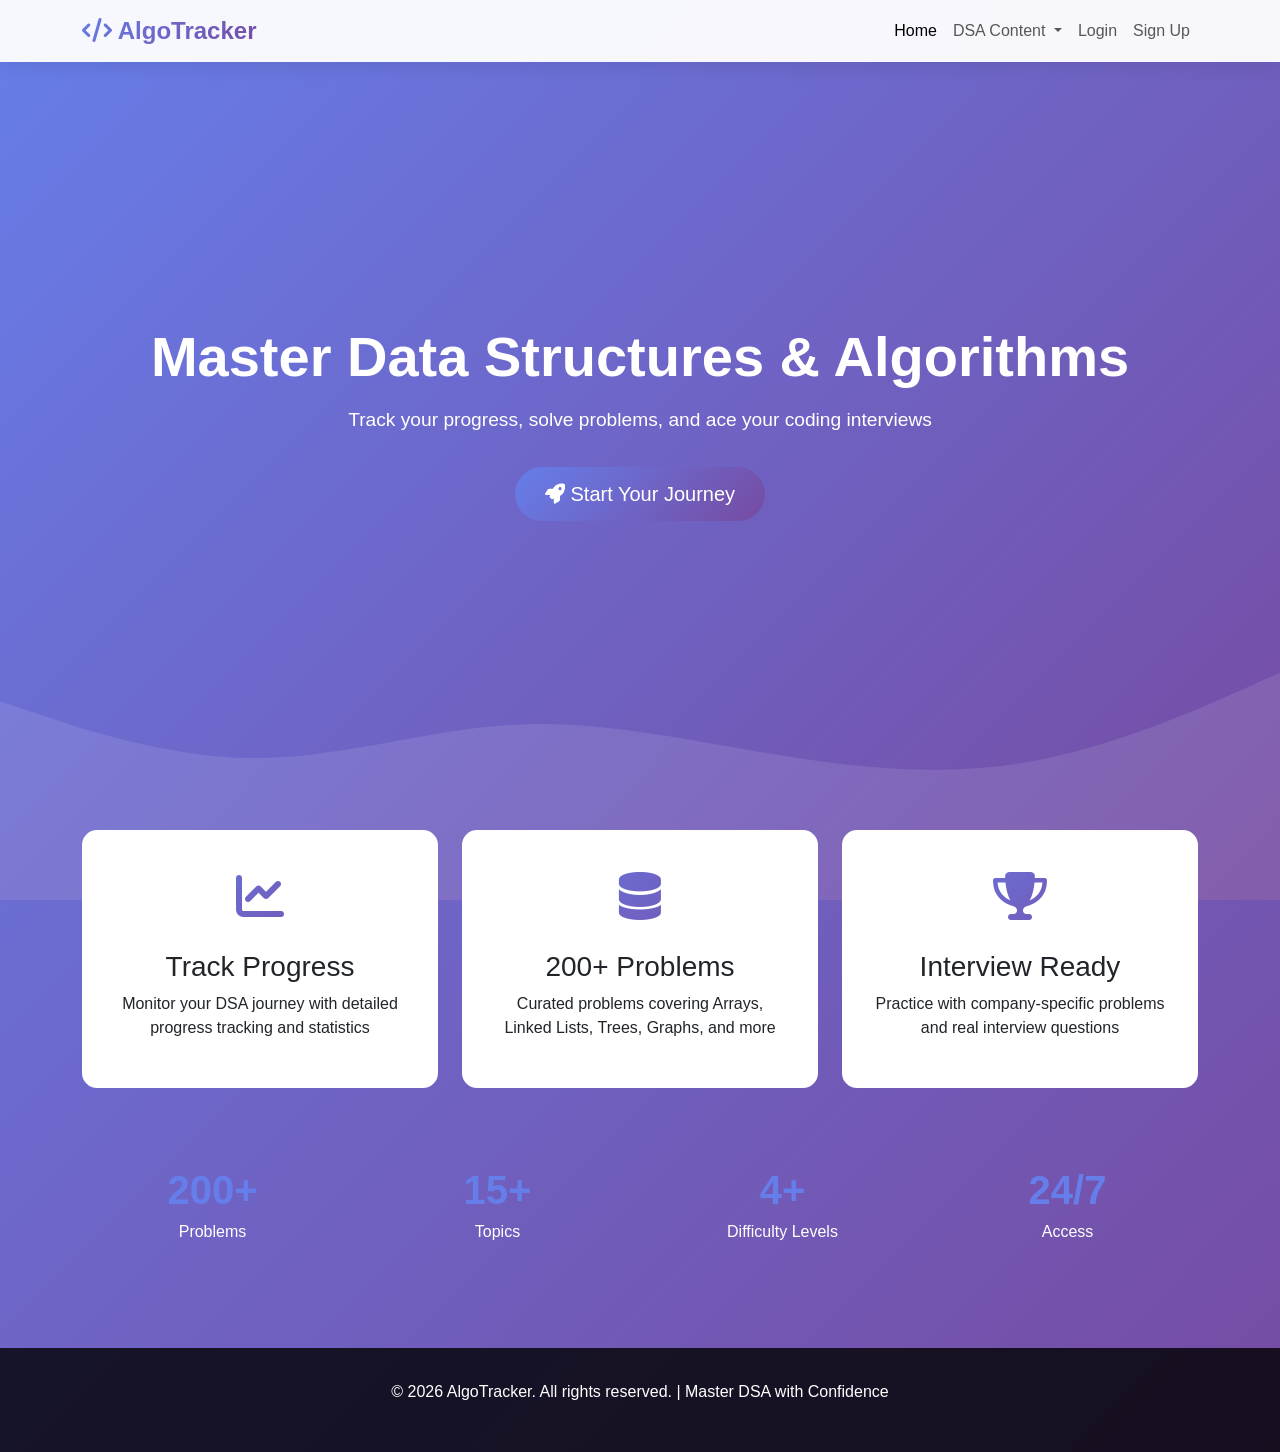
<file: deepseek_html_20260401_e8f92e.html>
<!DOCTYPE html>
<html lang="en">
<head>
    <meta charset="UTF-8">
    <meta name="viewport" content="width=device-width, initial-scale=1.0">
    <title>AlgoTracker | Master DSA</title>
    <!-- Bootstrap CSS -->
    <link href="https://cdn.jsdelivr.net/npm/bootstrap@5.3.0/dist/css/bootstrap.min.css" rel="stylesheet">
    <!-- Font Awesome -->
    <link rel="stylesheet" href="https://cdnjs.cloudflare.com/ajax/libs/font-awesome/6.4.0/css/all.min.css">
    <!-- Custom CSS -->
    <style>
        * {
            margin: 0;
            padding: 0;
            box-sizing: border-box;
        }
        
        body {
            font-family: 'Segoe UI', Tahoma, Geneva, Verdana, sans-serif;
            min-height: 100vh;
            background: linear-gradient(135deg, #667eea 0%, #764ba2 100%);
            position: relative;
        }
        
        /* Animated background */
        .bg-animation {
            position: fixed;
            top: 0;
            left: 0;
            width: 100%;
            height: 100%;
            z-index: -1;
            background: linear-gradient(135deg, #667eea 0%, #764ba2 100%);
        }
        
        .bg-animation::before {
            content: '';
            position: absolute;
            top: 0;
            left: 0;
            width: 100%;
            height: 100%;
            background: url('data:image/svg+xml,<svg xmlns="http://www.w3.org/2000/svg" viewBox="0 0 1440 320"><path fill="rgba(255,255,255,0.1)" fill-opacity="1" d="M0,96L48,112C96,128,192,160,288,160C384,160,480,128,576,122.7C672,117,768,139,864,154.7C960,171,1056,181,1152,165.3C1248,149,1344,107,1392,85.3L1440,64L1440,320L1392,320C1344,320,1248,320,1152,320C1056,320,960,320,864,320C768,320,672,320,576,320C480,320,384,320,288,320C192,320,96,320,48,320L0,320Z"></path></svg>') repeat-x bottom;
            animation: wave 20s linear infinite;
        }
        
        @keyframes wave {
            0% { background-position-x: 0; }
            100% { background-position-x: 1440px; }
        }
        
        .navbar {
            background: rgba(255, 255, 255, 0.95);
            backdrop-filter: blur(10px);
            box-shadow: 0 2px 20px rgba(0,0,0,0.1);
        }
        
        .navbar-brand {
            font-weight: bold;
            background: linear-gradient(135deg, #667eea, #764ba2);
            -webkit-background-clip: text;
            background-clip: text;
            color: transparent;
            font-size: 1.5rem;
        }
        
        .hero-section {
            min-height: 80vh;
            display: flex;
            align-items: center;
            justify-content: center;
            text-align: center;
            color: white;
        }
        
        .hero-title {
            font-size: 3.5rem;
            font-weight: bold;
            margin-bottom: 1rem;
            animation: fadeInUp 1s ease;
        }
        
        .hero-subtitle {
            font-size: 1.2rem;
            margin-bottom: 2rem;
            animation: fadeInUp 1s ease 0.2s both;
        }
        
        @keyframes fadeInUp {
            from {
                opacity: 0;
                transform: translateY(30px);
            }
            to {
                opacity: 1;
                transform: translateY(0);
            }
        }
        
        .feature-card {
            background: white;
            border-radius: 15px;
            padding: 2rem;
            text-align: center;
            transition: transform 0.3s, box-shadow 0.3s;
            height: 100%;
        }
        
        .feature-card:hover {
            transform: translateY(-10px);
            box-shadow: 0 10px 30px rgba(0,0,0,0.2);
        }
        
        .feature-icon {
            font-size: 3rem;
            background: linear-gradient(135deg, #667eea, #764ba2);
            -webkit-background-clip: text;
            background-clip: text;
            color: transparent;
            margin-bottom: 1rem;
        }
        
        .btn-gradient {
            background: linear-gradient(135deg, #667eea, #764ba2);
            border: none;
            color: white;
            padding: 12px 30px;
            border-radius: 50px;
            transition: transform 0.3s, box-shadow 0.3s;
        }
        
        .btn-gradient:hover {
            transform: translateY(-2px);
            box-shadow: 0 5px 20px rgba(102, 126, 234, 0.4);
            color: white;
        }
        
        .modal-content {
            border-radius: 20px;
            border: none;
        }
        
        .modal-header {
            background: linear-gradient(135deg, #667eea, #764ba2);
            color: white;
            border-radius: 20px 20px 0 0;
        }
        
        .form-control:focus {
            border-color: #667eea;
            box-shadow: 0 0 0 0.2rem rgba(102, 126, 234, 0.25);
        }
        
        footer {
            background: rgba(0,0,0,0.8);
            color: white;
            padding: 2rem 0;
            margin-top: 4rem;
        }
        
        .stats-counter {
            font-size: 2.5rem;
            font-weight: bold;
            color: #667eea;
        }
    </style>
</head>
<body>
    <div class="bg-animation"></div>
    
    <!-- Navigation -->
    <nav class="navbar navbar-expand-lg sticky-top">
        <div class="container">
            <a class="navbar-brand" href="index.html">
                <i class="fas fa-code"></i> AlgoTracker
            </a>
            <button class="navbar-toggler" type="button" data-bs-toggle="collapse" data-bs-target="#navbarNav">
                <span class="navbar-toggler-icon"></span>
            </button>
            <div class="collapse navbar-collapse" id="navbarNav">
                <ul class="navbar-nav ms-auto">
                    <li class="nav-item">
                        <a class="nav-link active" href="index.html">Home</a>
                    </li>
                    <li class="nav-item dropdown">
                        <a class="nav-link dropdown-toggle" href="#" id="dsaDropdown" role="button" data-bs-toggle="dropdown">
                            DSA Content
                        </a>
                        <ul class="dropdown-menu">
                            <li><a class="dropdown-item" href="dsa-sheet.html">DSA Practice Sheet</a></li>
                            <li><a class="dropdown-item" href="resources.html">Learning Resources</a></li>
                            <li><hr class="dropdown-divider"></li>
                            <li><a class="dropdown-item" href="profile.html">My Profile</a></li>
                        </ul>
                    </li>
                    <li class="nav-item">
                        <a class="nav-link" href="#" data-bs-toggle="modal" data-bs-target="#loginModal">Login</a>
                    </li>
                    <li class="nav-item">
                        <a class="nav-link" href="#" data-bs-toggle="modal" data-bs-target="#signupModal">Sign Up</a>
                    </li>
                </ul>
            </div>
        </div>
    </nav>
    
    <!-- Hero Section -->
    <section class="hero-section">
        <div class="container">
            <h1 class="hero-title">Master Data Structures & Algorithms</h1>
            <p class="hero-subtitle">Track your progress, solve problems, and ace your coding interviews</p>
            <button class="btn btn-gradient btn-lg" data-bs-toggle="modal" data-bs-target="#signupModal">
                <i class="fas fa-rocket"></i> Start Your Journey
            </button>
        </div>
    </section>
    
    <!-- Features Section -->
    <div class="container py-5">
        <div class="row g-4">
            <div class="col-md-4">
                <div class="feature-card">
                    <div class="feature-icon">
                        <i class="fas fa-chart-line"></i>
                    </div>
                    <h3>Track Progress</h3>
                    <p>Monitor your DSA journey with detailed progress tracking and statistics</p>
                </div>
            </div>
            <div class="col-md-4">
                <div class="feature-card">
                    <div class="feature-icon">
                        <i class="fas fa-database"></i>
                    </div>
                    <h3>200+ Problems</h3>
                    <p>Curated problems covering Arrays, Linked Lists, Trees, Graphs, and more</p>
                </div>
            </div>
            <div class="col-md-4">
                <div class="feature-card">
                    <div class="feature-icon">
                        <i class="fas fa-trophy"></i>
                    </div>
                    <h3>Interview Ready</h3>
                    <p>Practice with company-specific problems and real interview questions</p>
                </div>
            </div>
        </div>
    </div>
    
    <!-- Stats Section -->
    <div class="container py-4">
        <div class="row text-center text-white">
            <div class="col-md-3">
                <div class="stats-counter" id="problemCount">200+</div>
                <p>Problems</p>
            </div>
            <div class="col-md-3">
                <div class="stats-counter">15+</div>
                <p>Topics</p>
            </div>
            <div class="col-md-3">
                <div class="stats-counter">4+</div>
                <p>Difficulty Levels</p>
            </div>
            <div class="col-md-3">
                <div class="stats-counter">24/7</div>
                <p>Access</p>
            </div>
        </div>
    </div>
    
    <!-- Login Modal -->
    <div class="modal fade" id="loginModal" tabindex="-1">
        <div class="modal-dialog modal-dialog-centered">
            <div class="modal-content">
                <div class="modal-header">
                    <h5 class="modal-title"><i class="fas fa-sign-in-alt"></i> Login</h5>
                    <button type="button" class="btn-close btn-close-white" data-bs-dismiss="modal"></button>
                </div>
                <div class="modal-body">
                    <form id="loginForm">
                        <div class="mb-3">
                            <label class="form-label">Username</label>
                            <input type="text" class="form-control" id="loginUsername" placeholder="Enter username">
                        </div>
                        <div class="mb-3">
                            <label class="form-label">Password</label>
                            <input type="password" class="form-control" id="loginPassword" placeholder="Enter password">
                        </div>
                        <div class="alert alert-info">
                            <small>Demo credentials: <strong>demo_user</strong> / <strong>demo_password</strong></small>
                        </div>
                        <button type="submit" class="btn btn-gradient w-100">Login</button>
                    </form>
                </div>
            </div>
        </div>
    </div>
    
    <!-- Signup Modal -->
    <div class="modal fade" id="signupModal" tabindex="-1">
        <div class="modal-dialog modal-dialog-centered">
            <div class="modal-content">
                <div class="modal-header">
                    <h5 class="modal-title"><i class="fas fa-user-plus"></i> Create Account</h5>
                    <button type="button" class="btn-close btn-close-white" data-bs-dismiss="modal"></button>
                </div>
                <div class="modal-body">
                    <form id="signupForm">
                        <div class="mb-3">
                            <label class="form-label">Full Name</label>
                            <input type="text" class="form-control" id="signupName" required>
                        </div>
                        <div class="mb-3">
                            <label class="form-label">Email</label>
                            <input type="email" class="form-control" id="signupEmail" required>
                        </div>
                        <div class="mb-3">
                            <label class="form-label">Username</label>
                            <input type="text" class="form-control" id="signupUsername" required>
                        </div>
                        <div class="mb-3">
                            <label class="form-label">Password</label>
                            <input type="password" class="form-control" id="signupPassword" required>
                        </div>
                        <div class="mb-3">
                            <label class="form-label">Confirm Password</label>
                            <input type="password" class="form-control" id="confirmPassword" required>
                        </div>
                        <button type="submit" class="btn btn-gradient w-100">Register</button>
                    </form>
                </div>
            </div>
        </div>
    </div>
    
    <footer>
        <div class="container text-center">
            <p>&copy; 2026 AlgoTracker. All rights reserved. | Master DSA with Confidence</p>
        </div>
    </footer>
    
    <!-- Bootstrap JS -->
    <script src="https://cdn.jsdelivr.net/npm/bootstrap@5.3.0/dist/js/bootstrap.bundle.min.js"></script>
    
    <script>
        // Login functionality
        document.getElementById('loginForm').addEventListener('submit', function(e) {
            e.preventDefault();
            const username = document.getElementById('loginUsername').value;
            const password = document.getElementById('loginPassword').value;
            
            if (username === 'demo_user' && password === 'demo_password') {
                localStorage.setItem('loggedInUser', username);
                window.location.href = 'dsa-sheet.html';
            } else {
                alert('Invalid credentials! Use demo_user / demo_password');
            }
        });
        
        // Signup functionality
        document.getElementById('signupForm').addEventListener('submit', function(e) {
            e.preventDefault();
            const password = document.getElementById('signupPassword').value;
            const confirm = document.getElementById('confirmPassword').value;
            
            if (password !== confirm) {
                alert('Passwords do not match!');
                return;
            }
            
            const userData = {
                name: document.getElementById('signupName').value,
                email: document.getElementById('signupEmail').value,
                username: document.getElementById('signupUsername').value,
                password: password
            };
            
            localStorage.setItem('userData', JSON.stringify(userData));
            localStorage.setItem('loggedInUser', userData.username);
            alert('Registration successful!');
            window.location.href = 'dsa-sheet.html';
        });
        
        // Animate stats on scroll
        const observerOptions = {
            threshold: 0.5
        };
        
        const observer = new IntersectionObserver((entries) => {
            entries.forEach(entry => {
                if (entry.isIntersecting) {
                    entry.target.style.opacity = '1';
                    entry.target.style.transform = 'translateY(0)';
                }
            });
        }, observerOptions);
        
        document.querySelectorAll('.feature-card').forEach(card => {
            card.style.opacity = '0';
            card.style.transform = 'translateY(20px)';
            card.style.transition = 'all 0.6s ease';
            observer.observe(card);
        });
    </script>
</body>
</html>
</file>
